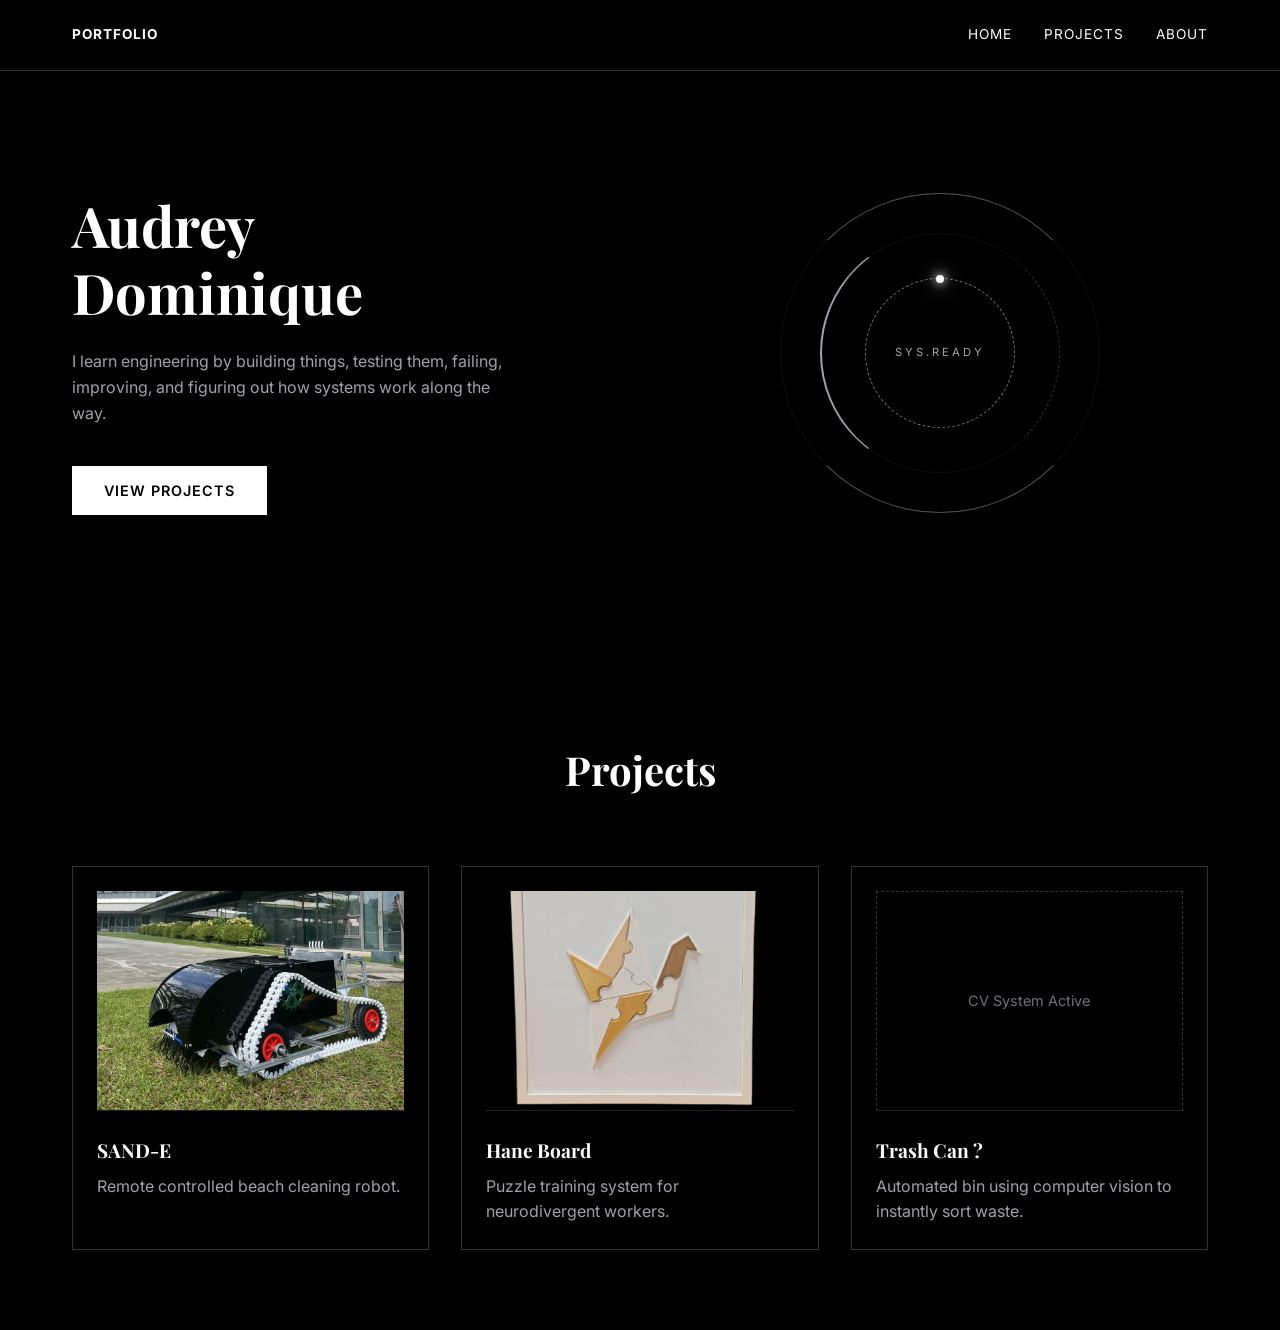
<file: index.html>
<!DOCTYPE html>
<html lang="en">
<head>
    <meta charset="UTF-8">
    <meta name="viewport" content="width=device-width, initial-scale=1.0">
    <title>Portfolio | Dark Aesthetic</title>
    <link href="https://fonts.googleapis.com/css2?family=Inter:wght@300;400;500;600&family=Playfair+Display:wght@400;600;700&display=swap" rel="stylesheet">
    <link rel="stylesheet" href="styles.css">
</head>
<body>

    <header>
        <nav>
            <div class="logo"><strong>PORTFOLIO</strong></div>
            <div class="nav-links">
                <a href="#home">Home</a>
                <a href="#projects">Projects</a>
                <a href="#about">About</a>
            </div>
        </nav>
    </header>

    <section id="home" class="bg-black">
        <div class="container hero">
            <div class="hero-content">
                <h1>Audrey<br>Dominique</h1>
                <p class="text-grey">I learn engineering by building things, testing them, failing, improving, and figuring out how systems work along the way.</p>
                <a href="#projects" class="btn-solid">View Projects</a>
            </div>
            <div class="hero-image animated-asset">
                <div class="tech-circle circle-1"></div>
                <div class="tech-circle circle-2"></div>
                <div class="tech-circle circle-3">
                    <div class="tech-node"></div>
                </div>
                <div class="tech-center">
                    <span>SYS.READY</span>
                </div>
            </div>
        </div>
    </section>

    <section id="projects" class="bg-zinc">
        <div class="container">
            <div class="section-header">
                <h2>Projects</h2>
            </div>
            
            <div class="projects-grid">
                <a href="https://odriyy.github.io/sande.github.io/" target="_blank" class="project-card">
                    <div class="project-img">
                        <img src="photos/sande.jpg" alt="SAND-E">
                        <div class="card-overlay"><span class="overlay-text">View Project</span></div>
                    </div>
                    <h3 class="project-title">SAND-E</h3>
                    <p class="text-grey">Remote controlled beach cleaning robot.</p>
                </a>

                <a href="haneboard.html" class="project-card">
                    <div class="project-img">
                        <img src="photos/haneboard.png" alt="Hane Board">
                        <div class="card-overlay"><span class="overlay-text">View Build</span></div>
                    </div>
                    <h3 class="project-title">Hane Board</h3>
                    <p class="text-grey">Puzzle training system for neurodivergent workers.</p>
                </a>

                <div class="project-card">
                    <div class="project-img placeholder-box">
                        <span>CV System Active</span>
                    </div>
                    <h3 class="project-title">Trash Can ?</h3>
                    <p class="text-grey">Automated bin using computer vision to instantly sort waste.</p>
                </div>
            </div>
        </div>
    </section>

</body>
</html>
</file>
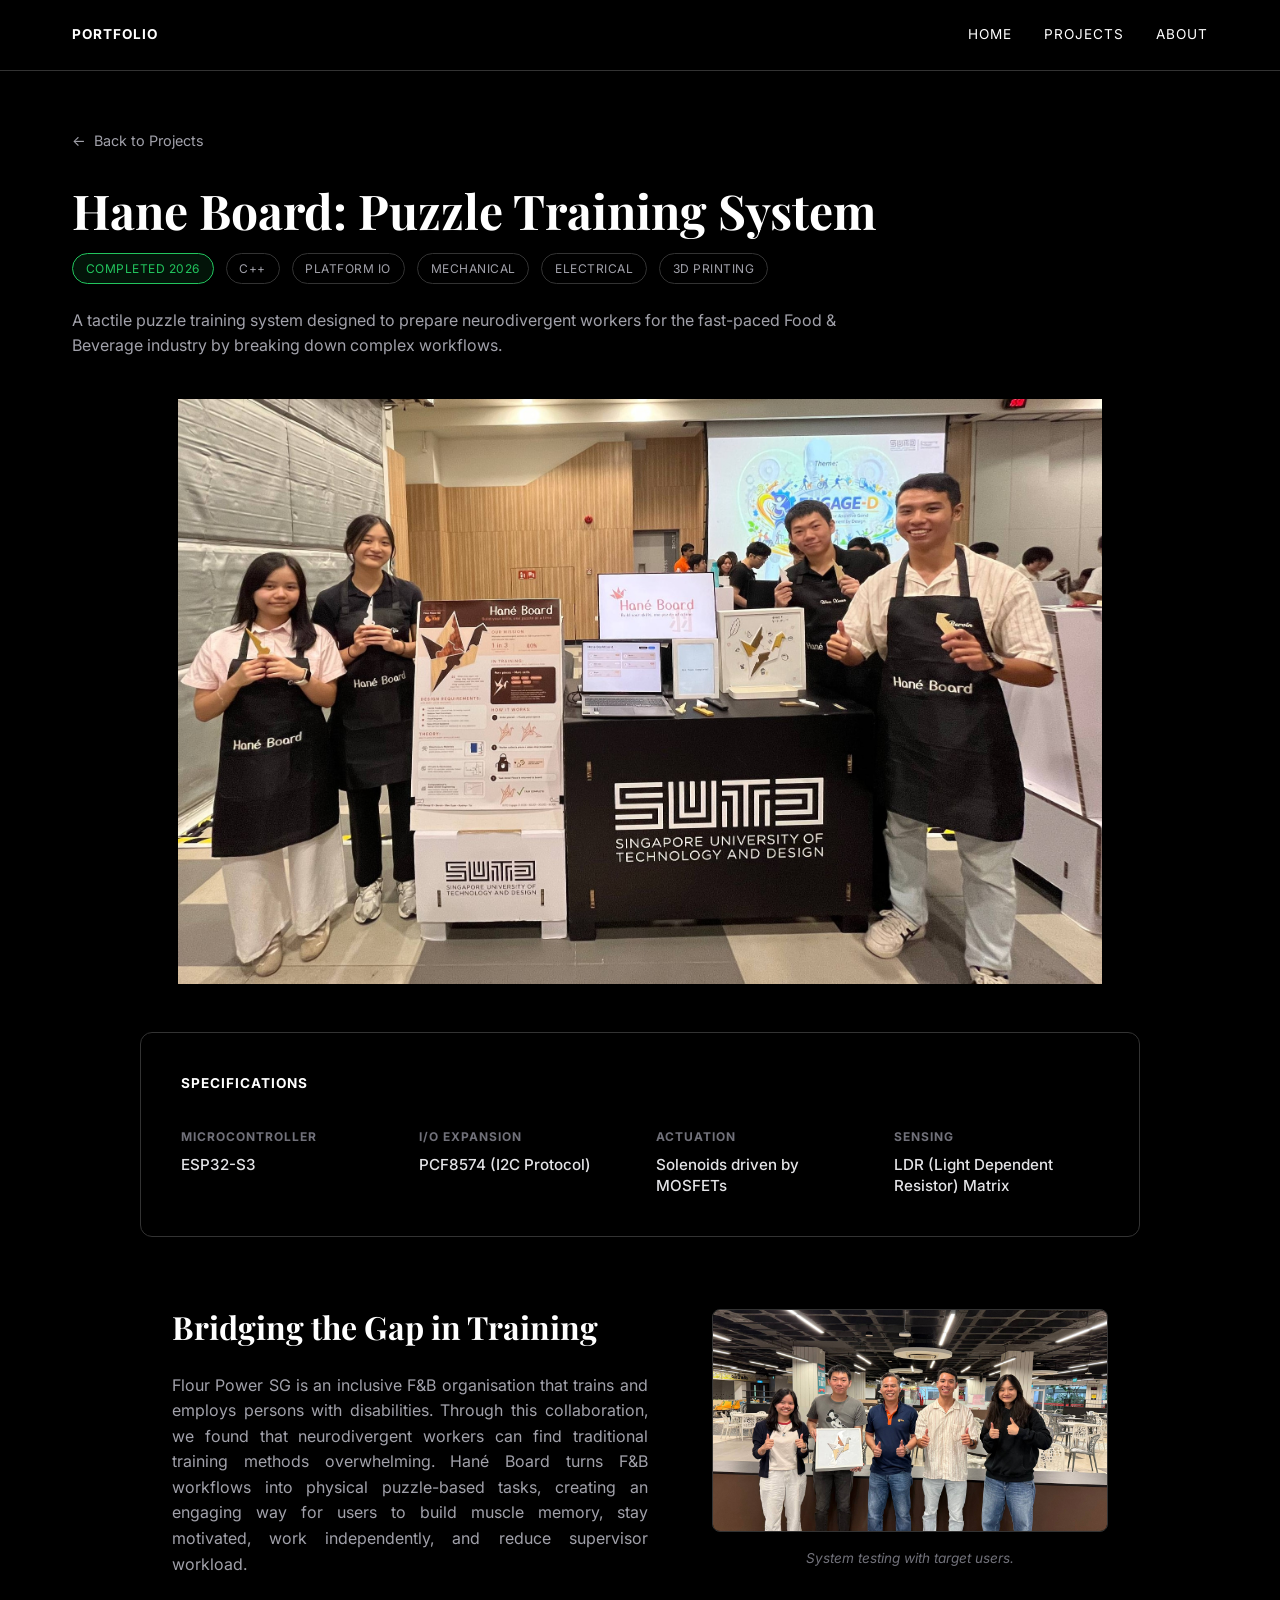
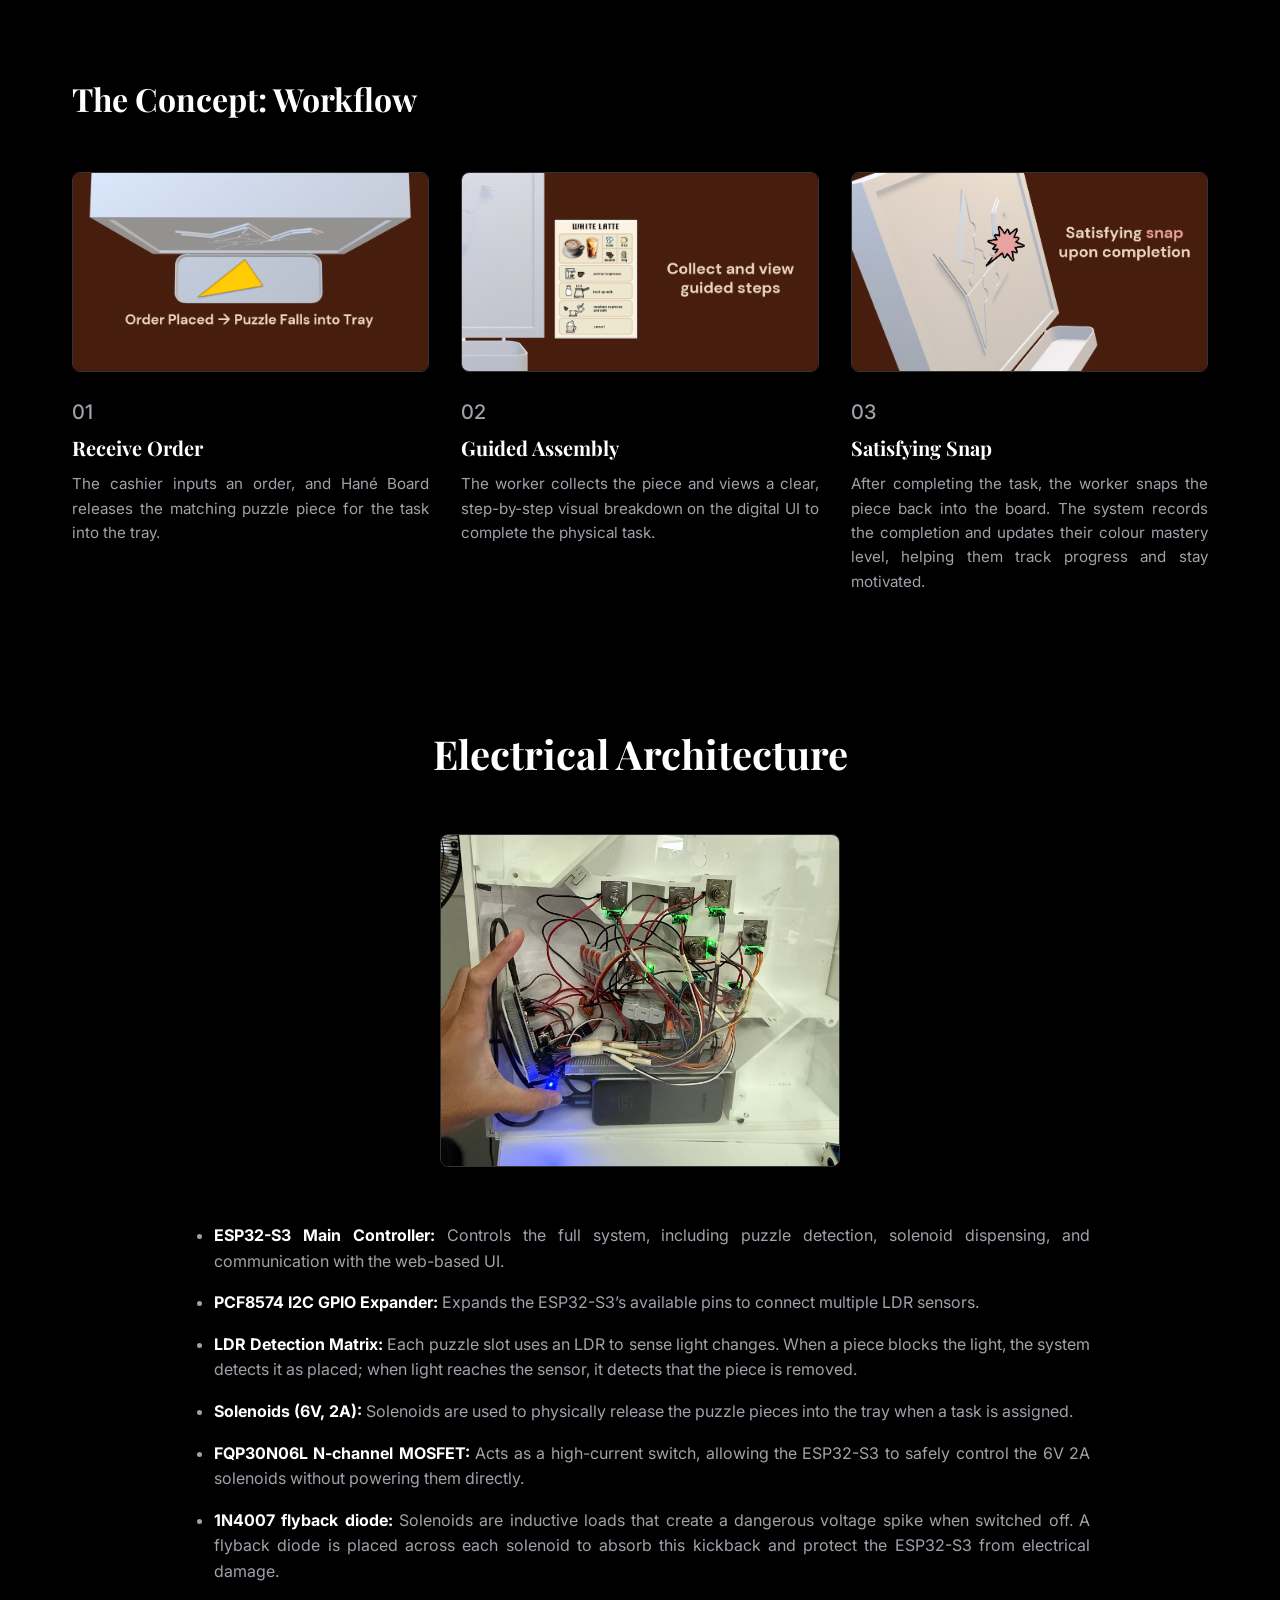
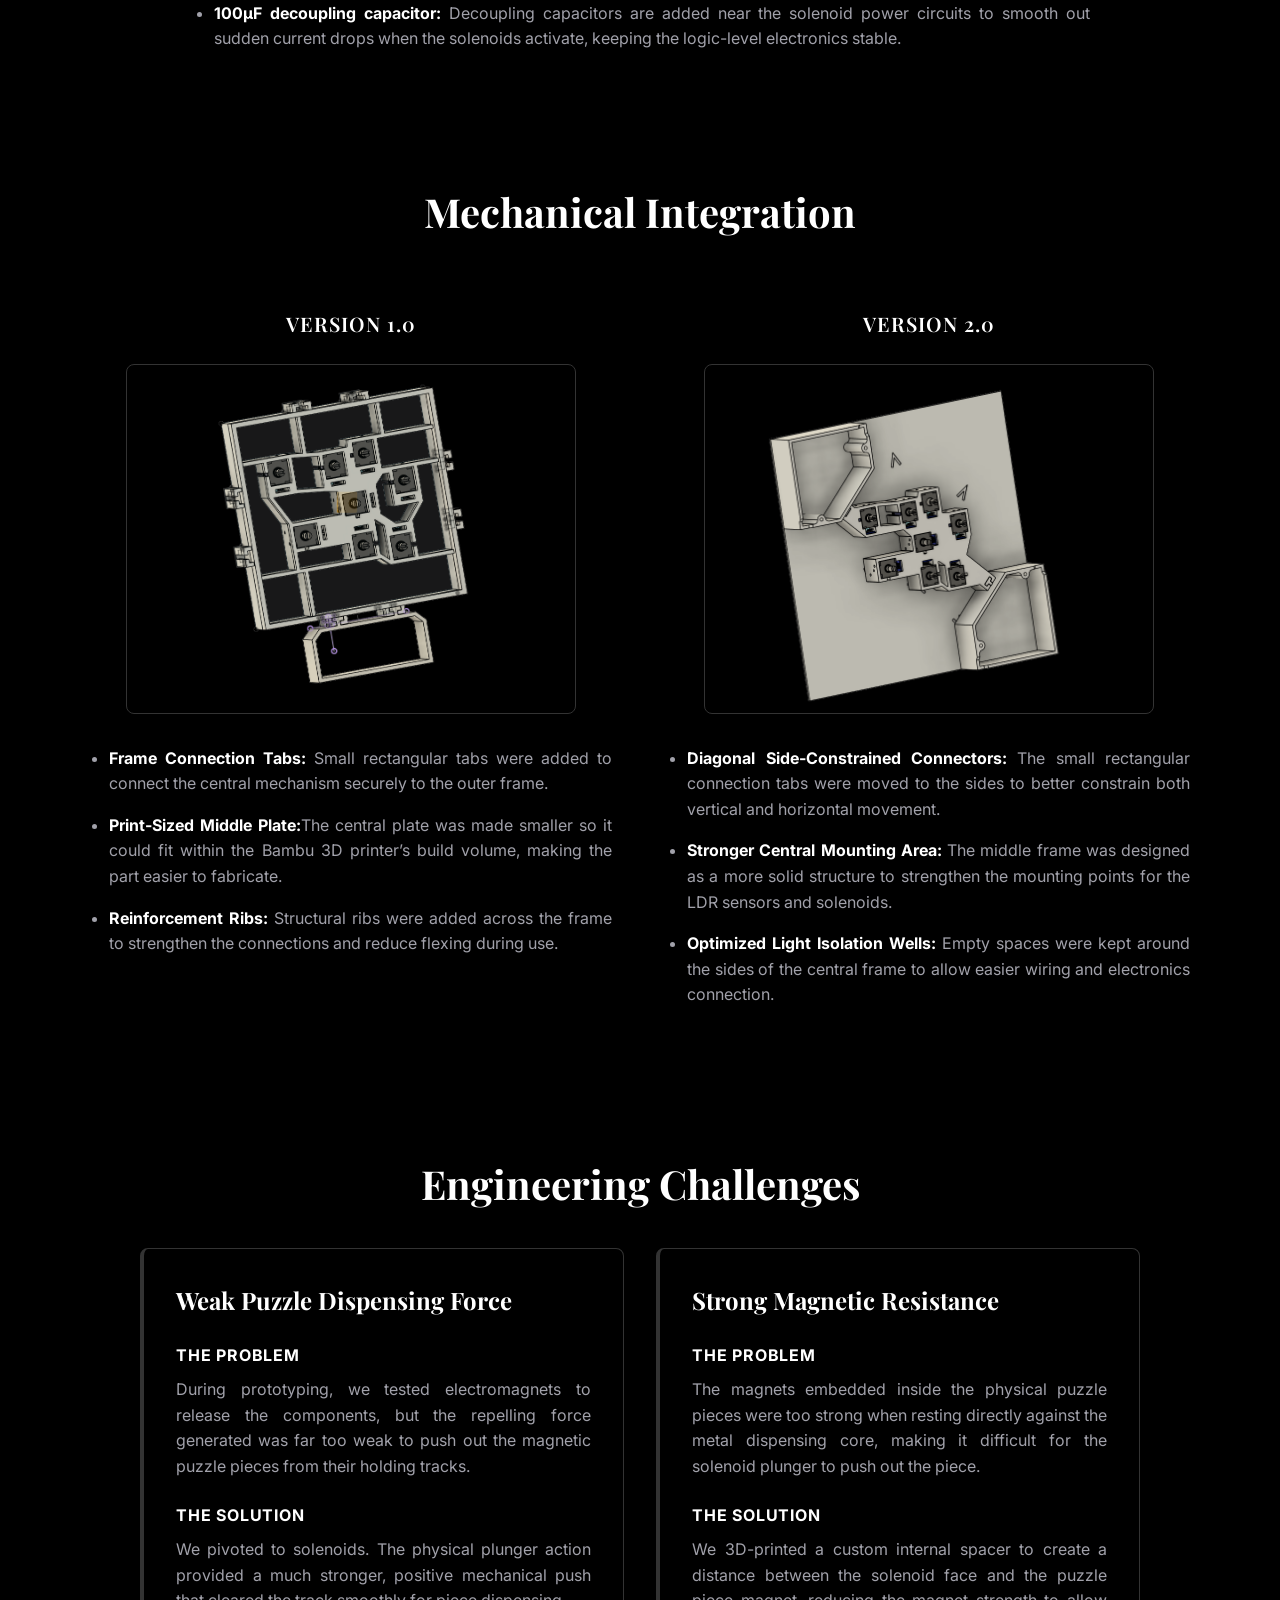
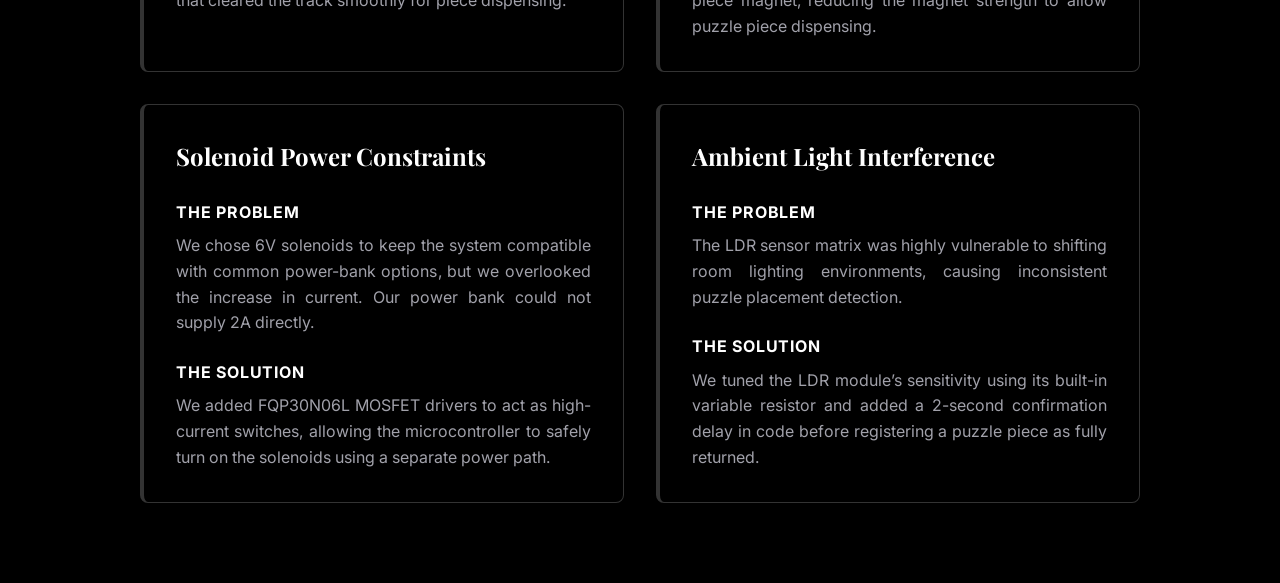
<file: haneboard.html>
<!DOCTYPE html>
<html lang="en">
<head>
    <meta charset="UTF-8">
    <meta name="viewport" content="width=device-width, initial-scale=1.0">
    <title>Hane Board | Engineering Portfolio</title>
    <link href="https://fonts.googleapis.com/css2?family=Inter:wght@300;400;500;600;700&family=Playfair+Display:wght@400;600;700&display=swap" rel="stylesheet">
    <link rel="stylesheet" href="styles.css">
</head>
<body>

    <header>
        <nav>
            <div class="logo"><strong>PORTFOLIO</strong></div>
            <div class="nav-links">
                <a href="index.html#home">Home</a>
                <a href="index.html#projects">Projects</a>
                <a href="index.html#about">About</a>
            </div>
        </nav>
    </header>

    <section class="container pt-nav project-header">
        <a href="index.html#projects" class="back-link">
            <span>&larr;</span> Back to Projects
        </a>

        <h1>Hane Board: Puzzle Training System</h1>
        
        <div class="tech-tags">
            <span class="tag tag-highlight">Completed 2026</span>
            <span class="tag">C++</span>
            <span class="tag">Platform IO</span>
            <span class="tag">Mechanical</span>
            <span class="tag">Electrical</span>
            <span class="tag">3D Printing</span>
        </div>

        <p class="text-grey" style="max-width: 800px; margin-bottom: 1.5rem;">
            A tactile puzzle training system designed to prepare neurodivergent workers for the fast-paced Food & Beverage industry by breaking down complex workflows.
        </p>
    </section>

    <section class="container" style="padding-top: 0; padding-bottom: 0;">
        <div class="hero-image-large">
            <img src="photos/cp01_group.jpg" alt="Hane Board System">
        </div>

        <div class="specs-container">
            <div class="specs-title">Specifications</div>
            <div class="specs-grid">
                <div class="spec-item">
                    <h4>Microcontroller</h4>
                    <p>ESP32-S3</p>
                </div>
                <div class="spec-item">
                    <h4>I/O Expansion</h4>
                    <p>PCF8574 (I2C Protocol)</p>
                </div>
                <div class="spec-item">
                    <h4>Actuation</h4>
                    <p>Solenoids driven by MOSFETs</p>
                </div>
                <div class="spec-item">
                    <h4>Sensing</h4>
                    <p>LDR (Light Dependent Resistor) Matrix</p>
                </div>
            </div>
        </div>
    </section>

    <section class="bg-black">
        <div class="flex-split">
            <div class="flex-content">
                <h2>Bridging the Gap in Training</h2>
                <p class="text-grey" style="text-align: justify;">
                    Flour Power SG is an inclusive F&B organisation that trains 
                    and employs persons with disabilities. Through this collaboration, 
                    we found that neurodivergent workers can find traditional training 
                    methods overwhelming. Hané Board turns F&B workflows into physical 
                    puzzle-based tasks, creating an engaging way for users to build muscle 
                    memory, stay motivated, work independently, and reduce supervisor workload.
                </p>
            </div>
            <div class="flex-image">
                <img src="photos/hanegrp.jpg" alt="Tactile Training Interface">
                <div class="image-caption">System testing with target users.</div>
            </div>
        </div>
    </section>

    <section class="container" style="padding-top: 2rem; padding-bottom: 4rem;">
        <div style="margin-bottom: 3rem;">
            <h2 style="font-size: 2rem; margin-bottom: 1rem;">The Concept: Workflow</h2>
        </div>

        <div class="projects-grid">
            <div class="project-card" style="background-color: transparent; border: none; padding: 0;">
                <div class="project-img placeholder-box" style="border-radius: 8px; border: 1px solid #333333; height: 200px;">
                    <img src="photos/hanestep1.png" alt="Step 1: Receive Order" style="object-fit: cover;">
                </div>
                <div class="step-number">01</div>
                <h3 class="project-title" style="margin-top: 0; font-size: 1.25rem;">Receive Order</h3>
                <p class="text-grey" style="font-size: 0.95rem; text-align: justify;">
                    The cashier inputs an order, and Hané Board releases the matching puzzle piece for the task into the tray.
                </p>
            </div>

            <div class="project-card" style="background-color: transparent; border: none; padding: 0;">
                <div class="project-img placeholder-box" style="border-radius: 8px; border: 1px solid #333333; height: 200px;">
                    <img src="photos/hanestep2.png" alt="Step 2: Guided Assembly" style="object-fit: cover;">
                </div>
                <div class="step-number">02</div>
                <h3 class="project-title" style="margin-top: 0; font-size: 1.25rem;">Guided Assembly</h3>
                <p class="text-grey" style="font-size: 0.95rem; text-align: justify;">
                    The worker collects the piece and views a clear, step-by-step visual breakdown on the digital UI to complete the physical task.
                </p>
            </div>

            <div class="project-card" style="background-color: transparent; border: none; padding: 0;">
                <div class="project-img placeholder-box" style="border-radius: 8px; border: 1px solid #333333; height: 200px;">
                    <img src="photos/hanestep3.png" alt="Step 3: Satisfying Snap" style="object-fit: cover;">
                </div>
                <div class="step-number">03</div>
                <h3 class="project-title" style="margin-top: 0; font-size: 1.25rem;">Satisfying Snap</h3>
                <p class="text-grey" style="font-size: 0.95rem; text-align: justify;">
                    After completing the task, the worker snaps the piece back into the board. The system records the completion and
                    updates their colour mastery level, helping them track progress and stay motivated.</p>
            </div>
        </div>
    </section>

    <section class="bg-black">
        <div class="container" style="padding-top: 4rem; padding-bottom: 4rem;">
            
            <h2 style="text-align: center; margin-bottom: 3rem; font-size: 2.5rem;">Electrical Architecture</h2>
            
            <div style="display: flex; justify-content: center; margin-bottom: 3rem;">
                <div style="width: 100%; max-width: 400px; border-radius: 8px;">
                    <img src="photos/electronics.jpg" alt="Electrical Hardware Setup" style="width: 100%; height: auto; object-fit: contain; border-radius: 8px; border: 1px solid #333333;">
                </div>
            </div>

            <div style="max-width: 900px; margin: 0 auto;">
                <ul style="list-style-position: outside; margin-left: 1.5rem;">
                    <li class="text-grey" style="margin-bottom: 1rem; text-align: justify;">
                        <strong style="color: #ffffff;">ESP32-S3 Main Controller:</strong> Controls the full system, including puzzle detection, solenoid dispensing, and communication with the web-based UI.
                    </li>
                    <li class="text-grey" style="margin-bottom: 1rem; text-align: justify;">
                        <strong style="color: #ffffff;">PCF8574 I2C GPIO Expander:</strong> Expands the ESP32-S3’s available pins to connect multiple LDR sensors.
                    </li>
                    <li class="text-grey" style="margin-bottom: 1rem; text-align: justify;">
                        <strong style="color: #ffffff;">LDR Detection Matrix:</strong> Each puzzle slot uses an LDR to sense light changes. When a piece blocks the light, the system detects it as placed; when light reaches the sensor, it detects that the piece is removed.
                    </li>
                    <li class="text-grey" style="margin-bottom: 1rem; text-align: justify;">
                        <strong style="color: #ffffff;">Solenoids (6V, 2A):</strong> Solenoids are used to physically release the puzzle pieces into the tray when a task is assigned.
                    </li>
                    <li class="text-grey" style="margin-bottom: 1rem; text-align: justify;">
                        <strong style="color: #ffffff;">FQP30N06L N-channel MOSFET:</strong> Acts as a high-current switch, allowing the ESP32-S3 to safely control the 6V 2A solenoids without powering them directly.
                    </li>
                    <li class="text-grey" style="margin-bottom: 1rem; text-align: justify;">
                        <strong style="color: #ffffff;">1N4007 flyback diode:</strong> Solenoids are inductive loads that create a dangerous voltage spike when switched off. A flyback diode is placed across each solenoid to absorb this kickback and protect the ESP32-S3 from electrical damage.
                    </li>
                    <li class="text-grey" style="text-align: justify;">
                        <strong style="color: #ffffff;">100µF decoupling capacitor:</strong> Decoupling capacitors are added near the solenoid power circuits to smooth out sudden current drops when the solenoids activate, keeping the logic-level electronics stable.
                    </li>
                </ul>
            </div>
        </div>
    </section>

    <section class="bg-black">
        <div class="container" style="padding-top: 4rem; padding-bottom: 4rem;">
            
            <h2 style="text-align: center; margin-bottom: 4rem; font-size: 2.5rem;">Mechanical Integration</h2>
            
            <div style="display: grid; grid-template-columns: repeat(auto-fit, minmax(350px, 1fr)); gap: 3.5rem; max-width: 1100px; margin: 0 auto;">
                
                <div style="display: flex; flex-direction: column;">
                    <h3 style="color: #ffffff; font-size: 1.25rem; font-weight: 600; letter-spacing: 0.05em; text-transform: uppercase; margin-bottom: 1.5rem; text-align: center;">Version 1.0</h3>
                    
                    <div style="width: 100%; border-radius: 8px; margin-bottom: 2rem; display: flex; justify-content: center;">
                        <img src="photos/frame1.png" alt="Mechanical Integration V1" style="width: 100%; max-width: 450px; height: 350px; object-fit: contain; border-radius: 8px; border: 1px solid #333333;">
                    </div>

                    <ul style="list-style-position: outside; margin-left: 1.2rem; padding: 0;">
                        <li class="text-grey" style="margin-bottom: 1rem; text-align: justify;">
                            <strong style="color: #ffffff;">Frame Connection Tabs:</strong> Small rectangular tabs were added to connect the central mechanism securely to the outer frame.
                        </li>
                        <li class="text-grey" style="margin-bottom: 1rem; text-align: justify;">
                            <strong style="color: #ffffff;">Print-Sized Middle Plate:</strong>The central plate was made smaller so it could fit within the Bambu 3D printer’s build volume, making the part easier to fabricate.
                        </li>
                        <li class="text-grey" style="text-align: justify;">
                            <strong style="color: #ffffff;">Reinforcement Ribs:</strong> Structural ribs were added across the frame to strengthen the connections and reduce flexing during use.
                        </li>
                    </ul>
                </div>

                <div style="display: flex; flex-direction: column;">
                    <h3 style="color: #ffffff; font-size: 1.25rem; font-weight: 600; letter-spacing: 0.05em; text-transform: uppercase; margin-bottom: 1.5rem; text-align: center;">Version 2.0</h3>
                    
                    <div style="width: 100%; border-radius: 8px; margin-bottom: 2rem; display: flex; justify-content: center;">
                        <img src="photos/frame2.png" alt="Mechanical Integration V2" style="width: 100%; max-width: 450px; height: 350px; object-fit: contain; border-radius: 8px; border: 1px solid #333333;">
                    </div>

                    <ul style="list-style-position: outside; margin-left: 1.2rem; padding: 0;">
                        <li class="text-grey" style="margin-bottom: 1rem; text-align: justify;">
                            <strong style="color: #ffffff;">Diagonal Side-Constrained Connectors:</strong> The small rectangular connection tabs were moved to the sides to better constrain both vertical and horizontal movement.
                        </li>
                        <li class="text-grey" style="margin-bottom: 1rem; text-align: justify;">
                            <strong style="color: #ffffff;">Stronger Central Mounting Area:</strong> The middle frame was designed as a more solid structure to strengthen the mounting points for the LDR sensors and solenoids.
                        </li>
                        <li class="text-grey" style="text-align: justify;">
                            <strong style="color: #ffffff;">Optimized Light Isolation Wells:</strong> Empty spaces were kept around the sides of the central frame to allow easier wiring and electronics connection.
                        </li>
                    </ul>
                </div>

            </div>
        </div>
    </section>

    <section class="container">
        <div class="section-header" style="margin-bottom: 2rem;">
            <h2>Engineering Challenges</h2>
        </div>
        
        <div class="challenge-grid">
            <div class="challenge-box">
                <h3 style="margin-bottom: 0;">Weak Puzzle Dispensing Force</h3>
                
                <h4 style="color: #ffffff; margin-top: 1.5rem; margin-bottom: 0.5rem; font-size: 1rem; text-transform: uppercase; letter-spacing: 0.05em;">The Problem</h4>
                <p class="text-grey" style="text-align: justify; margin: 0;">
                    During prototyping, we tested electromagnets to release the components, but the repelling force generated was far too weak to push out the magnetic puzzle pieces from their holding tracks.
                </p>
                
                <h4 style="color: #ffffff; margin-top: 1.5rem; margin-bottom: 0.5rem; font-size: 1rem; text-transform: uppercase; letter-spacing: 0.05em;">The Solution</h4>
                <p class="text-grey" style="text-align: justify; margin: 0;">
                    We pivoted to solenoids. The physical plunger action provided a much stronger, positive mechanical push that cleared the track smoothly for piece dispensing.
                </p>
            </div>

            <div class="challenge-box">
                <h3 style="margin-bottom: 0;">Strong Magnetic Resistance</h3>
                
                <h4 style="color: #ffffff; margin-top: 1.5rem; margin-bottom: 0.5rem; font-size: 1rem; text-transform: uppercase; letter-spacing: 0.05em;">The Problem</h4>
                <p class="text-grey" style="text-align: justify; margin: 0;">
                    The magnets embedded inside the physical puzzle pieces were too strong when resting directly against the metal dispensing core, making it difficult for the solenoid plunger to push out the piece.
                </p>
                
                <h4 style="color: #ffffff; margin-top: 1.5rem; margin-bottom: 0.5rem; font-size: 1rem; text-transform: uppercase; letter-spacing: 0.05em;">The Solution</h4>
                <p class="text-grey" style="text-align: justify; margin: 0;">
                    We 3D-printed a custom internal spacer to create a distance between the solenoid face and the puzzle piece magnet, reducing the magnet strength to allow puzzle piece dispensing.
                </p>
            </div>

            <div class="challenge-box">
                <h3 style="margin-bottom: 0;">Solenoid Power Constraints</h3>
                
                <h4 style="color: #ffffff; margin-top: 1.5rem; margin-bottom: 0.5rem; font-size: 1rem; text-transform: uppercase; letter-spacing: 0.05em;">The Problem</h4>
                <p class="text-grey" style="text-align: justify; margin: 0;">
                    We chose 6V solenoids to keep the system compatible with common power-bank options, but we overlooked the increase in current. Our power bank could not supply 2A directly.
                </p>
                
                <h4 style="color: #ffffff; margin-top: 1.5rem; margin-bottom: 0.5rem; font-size: 1rem; text-transform: uppercase; letter-spacing: 0.05em;">The Solution</h4>
                <p class="text-grey" style="text-align: justify; margin: 0;">
                    We added FQP30N06L MOSFET drivers to act as high-current switches, allowing the microcontroller to safely turn on the solenoids using a separate power path.
                </p>
            </div>

            <div class="challenge-box">
                <h3 style="margin-bottom: 0;">Ambient Light Interference</h3>
                
                <h4 style="color: #ffffff; margin-top: 1.5rem; margin-bottom: 0.5rem; font-size: 1rem; text-transform: uppercase; letter-spacing: 0.05em;">The Problem</h4>
                <p class="text-grey" style="text-align: justify; margin: 0;">
                    The LDR sensor matrix was highly vulnerable to shifting room lighting environments, causing inconsistent puzzle placement detection.
                </p>
                
                <h4 style="color: #ffffff; margin-top: 1.5rem; margin-bottom: 0.5rem; font-size: 1rem; text-transform: uppercase; letter-spacing: 0.05em;">The Solution</h4>
                <p class="text-grey" style="text-align: justify; margin: 0;">
                    We tuned the LDR module’s sensitivity using its built-in variable resistor and added a 2-second confirmation delay in code before registering a puzzle piece as fully returned.
                </p>
            </div>
        </div>
    </section>

</body>
</html>
</file>
<file: styles.css>
/* =========================================
   GLOBAL RESETS & CORE THEME
   ========================================= */
* {
    margin: 0;
    padding: 0;
    box-sizing: border-box;
}

html { scroll-behavior: smooth; }

body {
    font-family: 'Inter', sans-serif;
    background-color: #000000;
    color: #ffffff;
    line-height: 1.6;
}

h1, h2, h3 {
    font-family: 'Playfair Display', serif;
    font-weight: 700;
    color: #ffffff;
}

a {
    text-decoration: none;
    color: inherit;
    transition: opacity 0.3s ease;
}

a:hover { opacity: 0.7; }

/* =========================================
   REUSABLE LAYOUT & UTILITIES
   ========================================= */
.container { max-width: 1200px; margin: 0 auto; padding: 5rem 2rem; }

.bg-black { background-color: #000000; }
.bg-zinc { background-color: #000000; } /* Updated to true black */
.text-grey { color: #a1a1aa; }

.image-caption {
    text-align: center; font-size: 0.85rem; color: #71717a;
    margin-top: 1rem; font-style: italic;
}

/* Unified Flex Layout replacing all redundant split sections */
.flex-split {
    display: flex;
    align-items: center;
    justify-content: center;
    gap: 4rem;
    max-width: 1000px;
    margin: 0 auto;
    padding: 4rem 2rem;
}

.flex-split.reverse { flex-direction: row-reverse; }

.flex-content { flex: 1.2; }
.flex-content h2 { font-size: 2rem; margin-bottom: 1.25rem; }
.flex-content p {
    text-align: justify;
}

.flex-image { flex: 1; display: flex; justify-content: center; align-items: center; flex-direction: column; }
.flex-image img { width: 100%; max-width: 400px; height: auto; object-fit: cover; border-radius: 8px; border: 1px solid #333333; }

.placeholder-box {
    background-color: #000000; 
    border: 1px dashed #333333; 
    width: 100%;
    display: flex;
    align-items: center;
    justify-content: center;
    color: #71717a;
    font-size: 0.9rem;
}

.btn-solid {
    display: inline-block;
    background-color: #ffffff;
    color: #000000;
    padding: 0.8rem 2rem;
    font-size: 0.9rem;
    text-transform: uppercase;
    letter-spacing: 1px;
    font-weight: 600;
}

.btn-solid:hover { background-color: #cccccc; opacity: 1; }

/* =========================================
   NAVIGATION
   ========================================= */
header {
    position: fixed;
    top: 0; width: 100%;
    background-color: rgba(0, 0, 0, 0.85);
    z-index: 1000;
    backdrop-filter: blur(8px);
    border-bottom: 1px solid #333333;
}

nav {
    max-width: 1200px; margin: 0 auto; padding: 1.5rem 2rem;
    display: flex; justify-content: space-between; align-items: center;
    font-size: 0.85rem; text-transform: uppercase; letter-spacing: 1px;
}

.nav-links { display: flex; gap: 2rem; }

/* =========================================
   HERO SECTIONS
   ========================================= */
.hero { padding-top: 8rem; display: flex; align-items: center; gap: 4rem; }
.hero-content { flex: 1; }
.hero-content h1 { font-size: 3.5rem; line-height: 1.2; margin-bottom: 1.5rem; }
.hero-content p { margin-bottom: 2.5rem; max-width: 450px; }
.hero-image { flex: 1; height: 450px; }

/* =========================================
   PROJECT CARDS & GRID
   ========================================= */
.section-header { text-align: center; margin-bottom: 4rem; }
.section-header h2 { font-size: 2.5rem; margin-bottom: 1rem; }

.projects-grid {
    display: grid;
    grid-template-columns: repeat(auto-fit, minmax(300px, 1fr));
    gap: 2rem;
}

.project-card {
    background-color: #000000; 
    padding: 1.5rem;
    border: 1px solid #333333;
    transition: border-color 0.3s ease, transform 0.3s ease;
    display: block;
}

.project-card:hover { border-color: #ffffff; transform: translateY(-4px); }

.project-img {
    height: 220px; 
    margin-bottom: 1.5rem; 
    position: relative;
    overflow: hidden; 
    background-color: #000000; 
    border-bottom: 1px solid #222222; 
    display: flex; 
    justify-content: center; 
    align-items: center;
}

.project-img img { width: 100%; height: 100%; object-fit: cover; }

.project-title { font-size: 1.2rem; margin-bottom: 0.5rem; margin-top: 1rem; }
.step-number { font-size: 1.25rem; font-weight: 500; color: #a1a1aa; margin-bottom: 0.25rem; }

.card-overlay {
    position: absolute; top: 0; left: 0; width: 100%; height: 100%;
    background-color: rgba(0, 0, 0, 0.7); display: flex;
    justify-content: center; align-items: center; opacity: 0;
    transition: opacity 0.3s ease;
}

.project-card:hover .card-overlay { opacity: 1; }

.overlay-text {
    color: #ffffff; font-size: 0.85rem; text-transform: uppercase;
    letter-spacing: 1px; padding: 0.5rem 1rem; border: 1px solid #ffffff;
}

/* =========================================
   PROJECT TEMPLATE SPECIFICS (NEW)
   ========================================= */

.pt-nav { padding-top: 8rem; }

.back-link {
    display: inline-flex;
    align-items: center;
    gap: 0.5rem;
    color: #a1a1aa;
    font-size: 0.9rem;
    margin-bottom: 2rem;
}
.back-link:hover { color: #ffffff; }

.project-header { 
    margin-bottom: 0; 
    padding-bottom: 1rem; /* Overrides the default huge 5rem container padding */
}
.project-header h1 { font-size: 3rem; margin-bottom: 1rem; line-height: 1.1; }

/* Tags (Tech Stack) */
.tech-tags {
    display: flex;
    flex-wrap: wrap;
    gap: 0.75rem;
    margin-bottom: 1.5rem;
}
.tag {
    background-color: #000000;
    color: #a1a1aa;
    padding: 0.3rem 0.8rem;
    border-radius: 20px;
    font-size: 0.75rem;
    text-transform: uppercase;
    letter-spacing: 0.5px;
    border: 1px solid #333;
}
.tag-highlight {
    color: #22c55e; /* Vibrant green text */
    border-color: #22c55e; /* Vibrant green border */
    background-color: rgba(34, 197, 94, 0.1); /* Subtle green background tint */
}

/* Outline Button for GitHub */
.btn-outline {
    display: inline-flex;
    align-items: center;
    gap: 0.5rem;
    background-color: transparent;
    color: #ffffff;
    padding: 0.6rem 1.5rem;
    font-size: 0.85rem;
    border: 1px solid #ffffff;
    border-radius: 4px;
    margin-top: 0.5rem;
}
.btn-outline:hover { background-color: #ffffff; color: #000000; }

/* Hero Image Large */
.hero-image-large {
    width: 100%;
    max-width: 1000px; /* INCREASED: Allows the image to stretch wider */
    margin: 0 auto; 
    height: 65vh; /* INCREASED: Gives the image more vertical room to expand */
    min-height: 400px; /* INCREASED: Ensures it stays reasonably large on smaller screens */
    border-radius: 12px;
    overflow: hidden;
    background-color: transparent; 
    border: none; 
    position: relative;
}

.hero-image-large img {
    width: 100%;
    height: 100%;
    object-fit: contain; /* Changed from 'cover' so nothing gets cropped out */
}

/* Quick Specs Container */
.specs-container {
    background-color: #000000; 
    border: 1px solid #333333;
    border-radius: 12px;
    padding: 2.5rem;
    margin-top: 3rem; /* Changed from a negative to a POSITIVE number to push it down */
    position: relative; 
    z-index: 10;
    max-width: 1000px;
    margin-left: auto;
    margin-right: auto;
}

.specs-title {
    font-size: 0.85rem;
    text-transform: uppercase;
    letter-spacing: 1px;
    color: #ffffff;
    margin-bottom: 2rem;
    font-family: 'Inter', sans-serif;
    font-weight: 700;
}
.specs-grid {
    display: grid;
    grid-template-columns: repeat(auto-fit, minmax(200px, 1fr));
    gap: 2rem;
}
.spec-item h4 {
    font-size: 0.75rem;
    color: #71717a;
    text-transform: uppercase;
    letter-spacing: 1px;
    margin-bottom: 0.5rem;
    font-family: 'Inter', sans-serif;
}
.spec-item p {
    font-size: 0.95rem;
    color: #e4e4e7;
    line-height: 1.4;
    font-weight: 500;
}

/* Challenges & Failures Section */
.challenge-grid {
    display: grid;
    grid-template-columns: 1fr 1fr;
    gap: 2rem;
    max-width: 1000px;
    margin: 0 auto;
}
.challenge-box {
    background-color: #000000; 
    border: 1px solid #333333;
    border-left: 4px solid #333;
    padding: 2rem;
    border-radius: 8px;
}
.challenge-box:hover { border-color: #555; border-left-color: #555; }
.challenge-status {
    font-size: 0.75rem;
    font-weight: 600;
    letter-spacing: 1px;
    margin-bottom: 1rem;
    display: inline-block;
    padding: 0.25rem 0.75rem;
    border-radius: 4px;
}
.challenge-status.problem { background-color: rgba(239, 68, 68, 0.1); color: #ef4444; border: 1px solid rgba(239, 68, 68, 0.2); }
.challenge-status.solution { background-color: rgba(34, 197, 94, 0.1); color: #22c55e; border: 1px solid rgba(34, 197, 94, 0.2); }
.challenge-box h3 { margin-bottom: 1rem; font-size: 1.5rem; }

/* =========================================
   HERO ANIMATION (ORBITAL HUD)
   ========================================= */
.animated-asset {
    position: relative;
    display: flex;
    justify-content: center;
    align-items: center;
    background-color: transparent;
    border: none; 
}
.tech-circle {
    position: absolute;
    border-radius: 50%;
    border: 1px solid rgba(255, 255, 255, 0.05); 
}
.circle-1 {
    width: 320px; height: 320px;
    border-top: 1px solid #555555;
    border-bottom: 1px solid #555555;
    animation: spin 16s linear infinite;
}
.circle-2 {
    width: 240px; height: 240px;
    border-left: 2px solid #a1a1aa;
    border-right: 1px dashed #333333;
    animation: spin-reverse 10s linear infinite;
}
.circle-3 {
    width: 150px; height: 150px;
    border: 1px dashed #71717a;
    animation: spin 6s linear infinite;
}
.tech-node {
    position: absolute; top: -4px; left: 50%;
    transform: translateX(-50%); width: 8px; height: 8px;
    background-color: #ffffff; border-radius: 50%;
    box-shadow: 0 0 10px #ffffff, 0 0 20px #ffffff;
}
.tech-center {
    position: absolute; font-family: 'Inter', sans-serif;
    font-size: 0.7rem; letter-spacing: 3px; color: #a1a1aa;
    animation: pulse 2s ease-in-out infinite;
}
@keyframes spin { 0% { transform: rotate(0deg); } 100% { transform: rotate(360deg); } }
@keyframes spin-reverse { 0% { transform: rotate(360deg); } 100% { transform: rotate(0deg); } }
@keyframes pulse { 0%, 100% { opacity: 0.4; } 50% { opacity: 1; text-shadow: 0 0 8px rgba(255,255,255,0.5); } }

/* =========================================
   RESPONSIVE OVERRIDES
   ========================================= */
@media (max-width: 768px) {
    .challenge-grid { grid-template-columns: 1fr; }
    .hero-image-large { height: 40vh; }
    .specs-container { padding: 1.5rem; margin-top: -2rem; }
    .circle-1 { width: 260px; height: 260px; }
    .circle-2 { width: 190px; height: 190px; }
    .circle-3 { width: 120px; height: 120px; }
}
</file>
